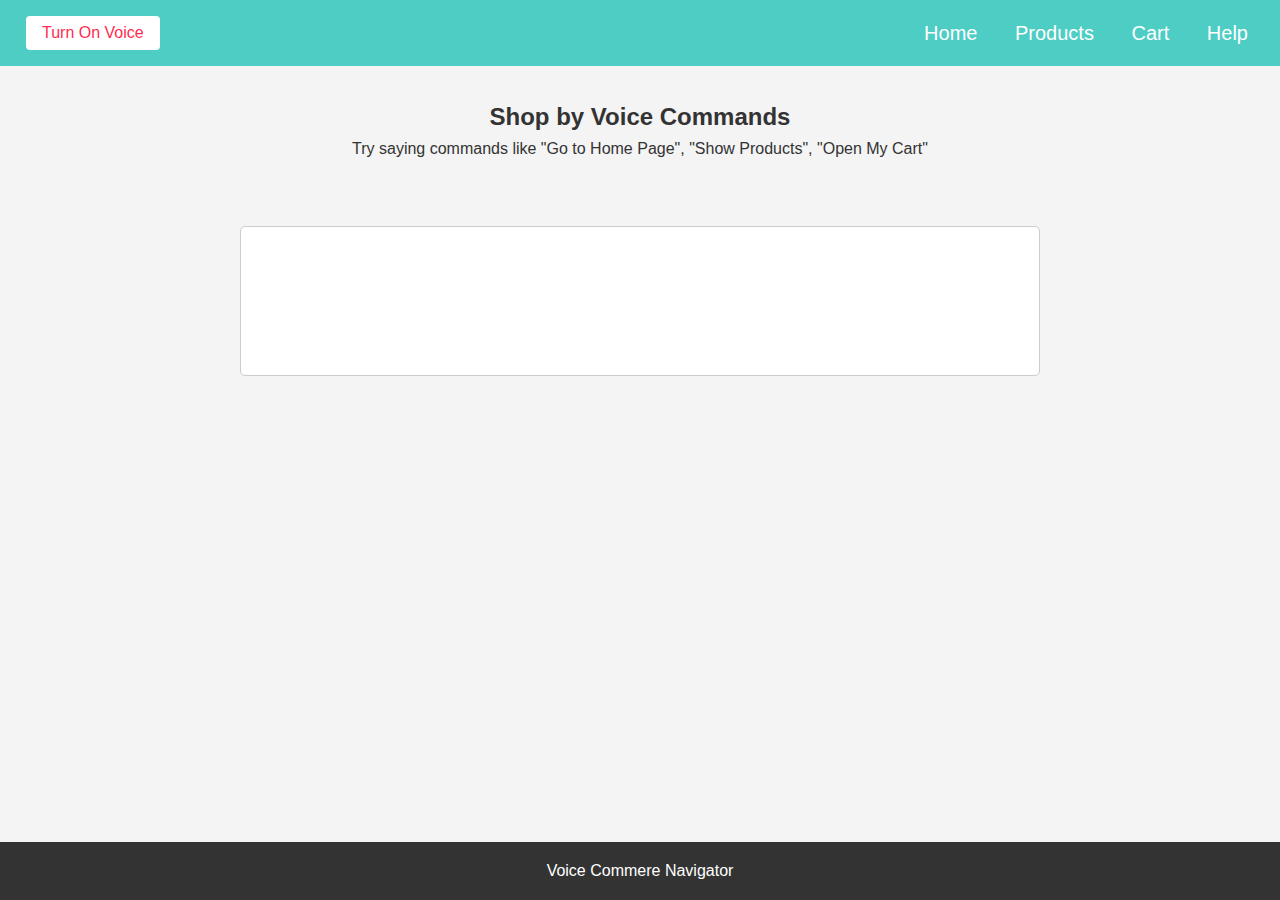
<file: index.html>
<!DOCTYPE html>
<html lang="en">
  <head>
    <meta charset="UTF-8" />
    <meta name="viewport" content="width=device-width, initial-scale=1.0" />
    <title>Voice-Activated E-Commerce</title>
    <link rel="stylesheet" href="css/style.css" />
    <link rel="icon" href="assets/images/Black-logo.png" />
  </head>
  <body>
    <header>
      <!-- Header left: Toggle button for voice recognition -->
      <div class="header-left">
        <div>
          <!-- <a href="index.html">
            <img
              src="assets/images/micro-logo-blue.png"
              alt="Logo"
              class="logo"
            />
          </a> -->
        </div>
        <button id="toggleVoiceBtn">Turn On Voice</button>
      </div>
      <!-- Header right: Navigation links -->
      <div class="header-right">
        <nav>
          <a href="index.html">Home</a>
          <a href="products.html">Products</a>
          <a href="cart.html">Cart</a>
          <a href="help.html" class="help-link">Help</a>
        </nav>
      </div>
    </header>

    <!-- Main content -->
    <main>
      <section class="hero">
        <h2>Shop by Voice Commands</h2>
        <p>
          Try saying commands like "Go to Home Page", "Show Products", "Open My
          Cart"
        </p>

        <!-- <div class="voice-commands">
          <h3>Try saying:</h3>
          <ul>
            <li>"Go to Home Page"</li>
            <li>"Show Products"</li>
            <li>"Open My Cart"</li>
          </ul>
        </div> -->
      </section>

      <!-- Container for voice recognition output -->

      <section class="voice-feedback">
        <div class="texts"></div>
      </section>
    </main>

    <footer>
      <p>Voice Commere Navigator</p>
    </footer>

    <script src="js/app.js"></script>
  </body>
</html>
</file>
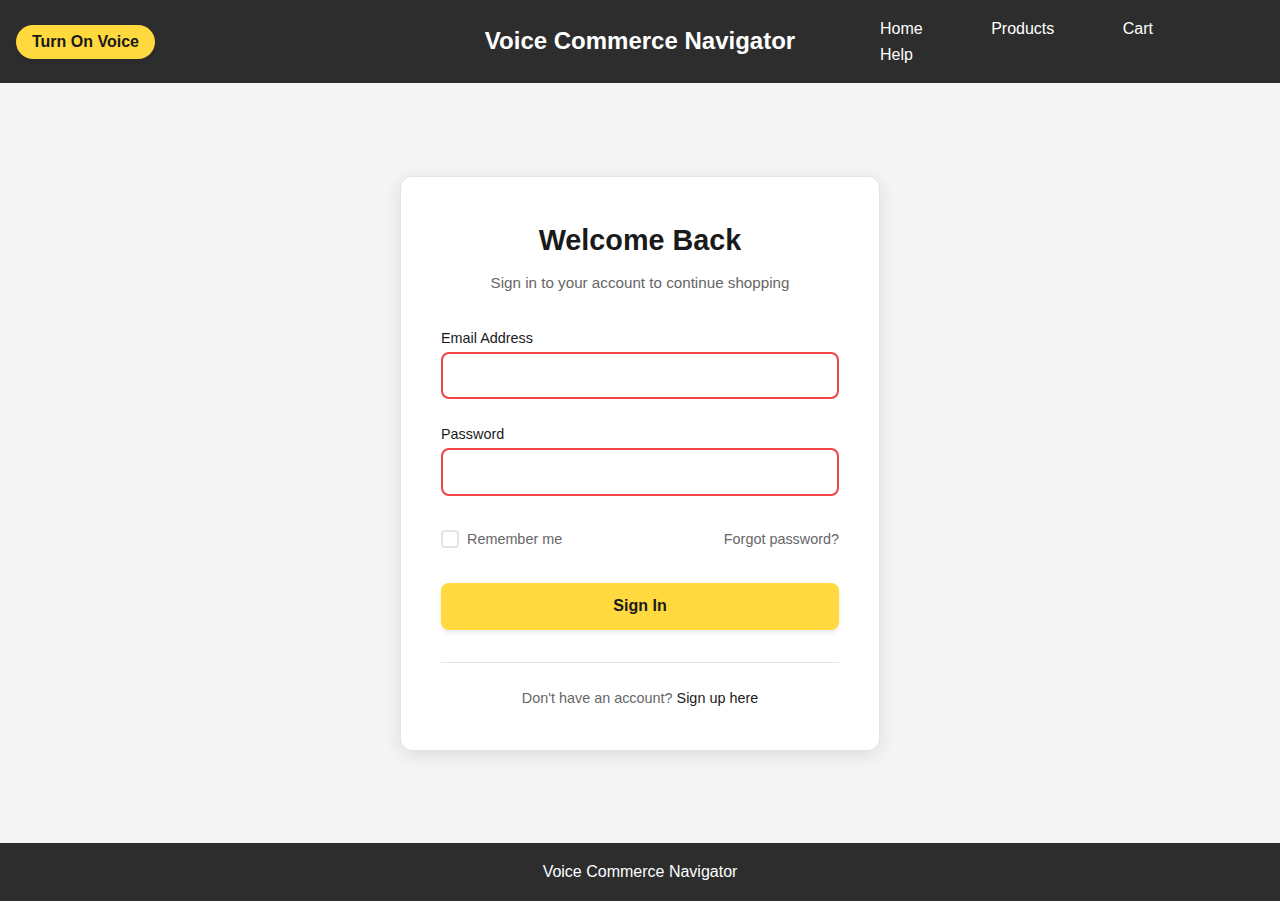
<file: login.html>
<!DOCTYPE html>
<html lang="en">
  <head>
    <meta charset="UTF-8" />
    <meta name="viewport" content="width=device-width, initial-scale=1.0" />
    <title>Login - Voice Commerce Navigator</title>
    <link rel="stylesheet" href="css/variables.css" />
    <link rel="stylesheet" href="css/auth.css" />
    <link rel="icon" href="assets/images/Black-logo.png" />
  </head>
  <body>
    <header>
      <!-- Header left: Voice toggle button -->
      <div class="header-left">
        <button id="toggleVoiceBtn">Turn On Voice</button>
      </div>

      <!-- Header center: Brand title -->
      <div class="header-center">
        <h1 class="brand-title">Voice Commerce Navigator</h1>
      </div>

      <!-- Header right: Navigation links -->
      <div class="header-right">
        <nav>
          <a href="index.html">Home</a>
          <a href="products.html">Products</a>
          <a href="cart.html">Cart</a>
          <a href="help.html">Help</a>
        </nav>
      </div>
    </header>

    <main class="auth-container">
      <div class="auth-card">
        <div class="auth-header">
          <h2>Welcome Back</h2>
          <p>Sign in to your account to continue shopping</p>
        </div>

        <form id="loginForm" class="auth-form">
          <div class="form-group">
            <label for="email">Email Address</label>
            <input type="email" id="email" name="email" required />
          </div>

          <div class="form-group">
            <label for="password">Password</label>
            <input type="password" id="password" name="password" required />
          </div>

          <div class="form-options">
            <label class="checkbox-container">
              <input type="checkbox" id="rememberMe" />
              <span class="checkmark"></span>
              Remember me
            </label>
            <a href="#" class="forgot-password">Forgot password?</a>
          </div>

          <button type="submit" class="auth-btn primary">Sign In</button>
        </form>

        <div class="auth-footer">
          <p>Don't have an account? <a href="register.html">Sign up here</a></p>
        </div>
      </div>
    </main>

    <!-- Voice feedback section -->
    <section class="voice-feedback" style="display: none">
      <div class="texts" aria-live="polite"></div>
    </section>

    <footer>
      <p>Voice Commerce Navigator</p>
    </footer>

    <script src="js/auth.js"></script>
    <script src="js/app.js"></script>
  </body>
</html>
</file>
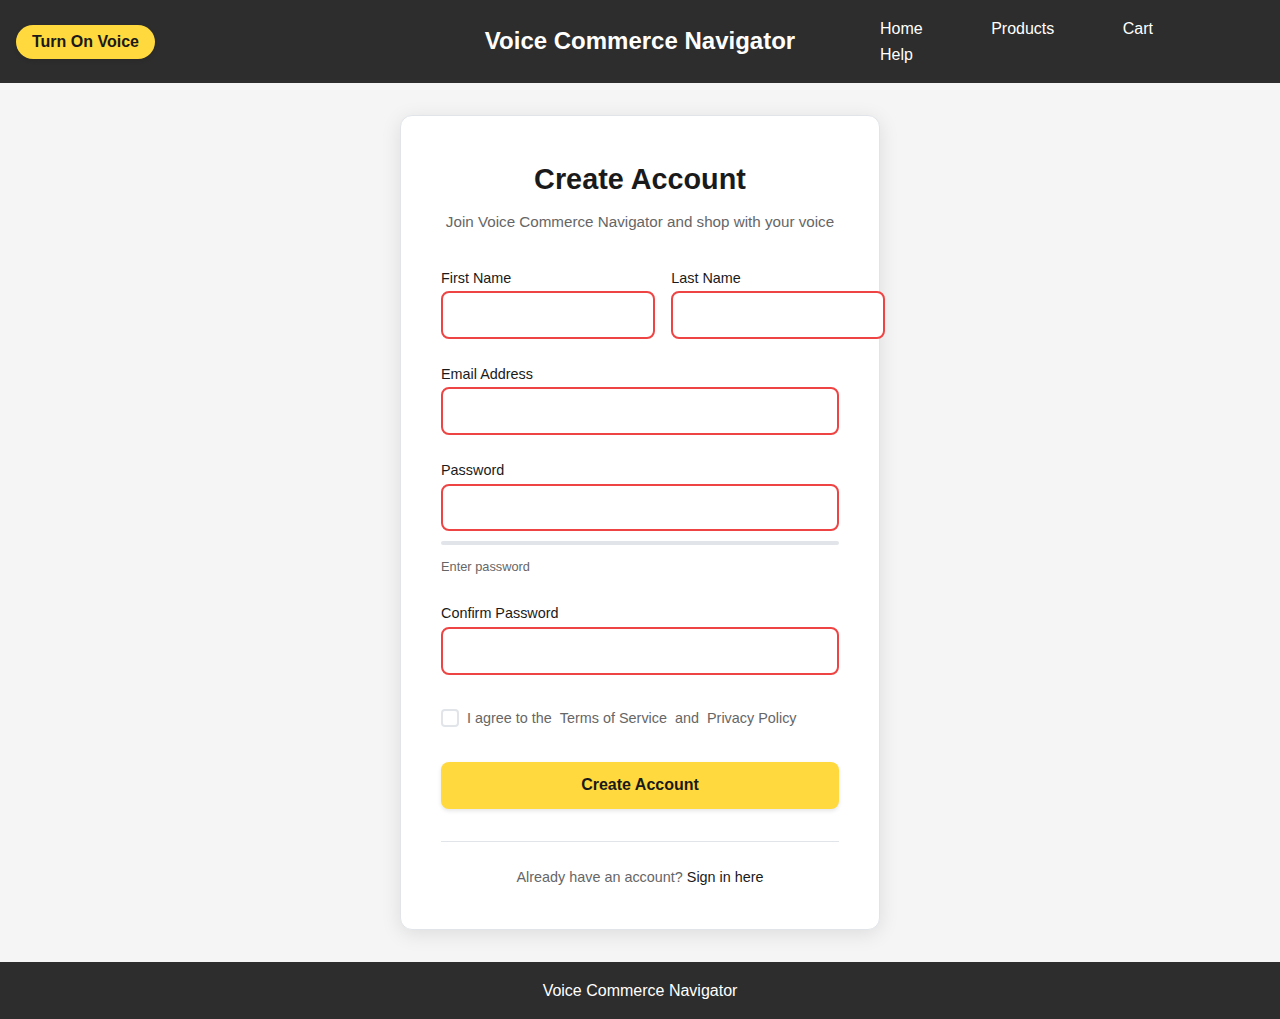
<file: register.html>
<!DOCTYPE html>
<html lang="en">
  <head>
    <meta charset="UTF-8" />
    <meta name="viewport" content="width=device-width, initial-scale=1.0" />
    <title>Register - Voice Commerce Navigator</title>
    <link rel="stylesheet" href="css/variables.css" />
    <link rel="stylesheet" href="css/auth.css" />
    <link rel="icon" href="assets/images/Black-logo.png" />
  </head>
  <body>
    <header>
      <!-- Header left: Voice toggle button -->
      <div class="header-left">
        <button id="toggleVoiceBtn">Turn On Voice</button>
      </div>

      <!-- Header center: Brand title -->
      <div class="header-center">
        <h1 class="brand-title">Voice Commerce Navigator</h1>
      </div>

      <!-- Header right: Navigation links -->
      <div class="header-right">
        <nav>
          <a href="index.html">Home</a>
          <a href="products.html">Products</a>
          <a href="cart.html">Cart</a>
          <a href="help.html">Help</a>
        </nav>
      </div>
    </header>

    <main class="auth-container">
      <div class="auth-card">
        <div class="auth-header">
          <h2>Create Account</h2>
          <p>Join Voice Commerce Navigator and shop with your voice</p>
        </div>

        <form id="registerForm" class="auth-form">
          <div class="form-row">
            <div class="form-group">
              <label for="firstName">First Name</label>
              <input type="text" id="firstName" name="firstName" required />
            </div>
            <div class="form-group">
              <label for="lastName">Last Name</label>
              <input type="text" id="lastName" name="lastName" required />
            </div>
          </div>

          <div class="form-group">
            <label for="email">Email Address</label>
            <input type="email" id="email" name="email" required />
          </div>

          <div class="form-group">
            <label for="password">Password</label>
            <input type="password" id="password" name="password" required />
            <div class="password-strength">
              <div class="strength-bar">
                <div class="strength-fill" id="strengthFill"></div>
              </div>
              <span class="strength-text" id="strengthText"
                >Enter password</span
              >
            </div>
          </div>

          <div class="form-group">
            <label for="confirmPassword">Confirm Password</label>
            <input
              type="password"
              id="confirmPassword"
              name="confirmPassword"
              required
            />
          </div>

          <div class="form-options">
            <label class="checkbox-container">
              <input type="checkbox" id="agreeTerms" required />
              <span class="checkmark"></span>
              I agree to the
              <a href="#" class="terms-link">Terms of Service</a> and
              <a href="#" class="terms-link">Privacy Policy</a>
            </label>
          </div>

          <button type="submit" class="auth-btn primary">Create Account</button>
        </form>

        <div class="auth-footer">
          <p>Already have an account? <a href="login.html">Sign in here</a></p>
        </div>
      </div>
    </main>

    <!-- Voice feedback section -->
    <section class="voice-feedback" style="display: none">
      <div class="texts" aria-live="polite"></div>
    </section>

    <footer>
      <p>Voice Commerce Navigator</p>
    </footer>

    <script src="js/auth.js"></script>
    <script src="js/app.js"></script>
  </body>
</html>
</file>
<file: css/variables.css>
:root {
  --black: #1a1a1a;
  --white: #ffffff;
  --yellow: #ffd93d;
  --dark-gray: #2d2d2d;
  --medium-gray: #666;
  --light-gray: #f5f5f5;
  --accent-yellow: #fff3b7;
}
</file>
<file: css/style.css>
/* Basic reset and global styles */
* {
  margin: 0;
  padding: 0;
  box-sizing: border-box;
}

body {
  font-family: "Inter", sans-serif;
  font-weight: 400; /* regular */
  background: #f4f4f4;
  color: #333;
  line-height: 1.6;
}

/* Header styling */
header {
  display: flex;
  justify-content: space-between;
  align-items: center;
  background-color: #4ecdc4;
  color: #fff;
  padding: 1rem;
}

.header-left .logo {
  height: 70px;
  border-radius: 10px;
}
.header-left {
  display: flex;
  align-items: center;
  column-gap: 10px;
}

#toggleVoiceBtn {
  padding: 0.5rem 1rem;
  background: #fff;
  border: none;
  color: #ff2c4f;
  cursor: pointer;
  font-size: 1rem;
  border-radius: 4px;
}

.header-right nav a {
  color: #fff;
  margin: 0 1rem;
  text-decoration: none;
}

/* Main content */
.hero {
  padding: 2rem;
  text-align: center;
}

.voice-feedback {
  background: #fff;
  margin: 2rem auto;
  padding: 1rem;
  max-width: 800px;
  border: 1px solid #ccc;
  border-radius: 5px;
  min-height: 150px;
}

/* Style for recognized text paragraphs */
.texts p {
  padding: 0.5rem;
  margin-bottom: 0.5rem;
}

.texts p.replay {
  color: green;
  font-weight: bold;
}

/* Footer */
footer {
  text-align: center;
  padding: 1rem;
  background: #333;
  color: #fff;
  position: fixed;
  bottom: 0;
  width: 100%;
}

.header-right {
  font-size: 1.25rem;
  font-weight: 500;
}
</file>
<file: css/auth.css>
@import url("variables.css");

/* Reset and base styles */
* {
  margin: 0;
  padding: 0;
  box-sizing: border-box;
}

body {
  font-family: "Inter", sans-serif;
  font-weight: 400;
  background: var(--light-gray);
  color: #333;
  line-height: 1.6;
  min-height: 100vh;
  display: flex;
  flex-direction: column;
}

/* Header styles (inherited from main styles) */
header {
  display: flex;
  justify-content: space-between;
  align-items: center;
  background-color: var(--dark-gray);
  color: #fff;
  padding: 1rem;
}

.header-left {
  display: flex;
  align-items: center;
  column-gap: 10px;
  flex: 1;
}

.header-center {
  flex: 1;
  text-align: center;
}

.brand-title {
  font-family: "Poppins", sans-serif;
  font-size: 1.5rem;
  font-weight: 600;
  color: var(--white);
  margin: 0;
}

.header-right {
  flex: 1;
  display: flex;
  justify-content: flex-end;
}

/* Voice button styles */
#toggleVoiceBtn {
  padding: 0.5rem 1rem;
  background: var(--yellow);
  border: none;
  color: var(--black);
  cursor: pointer;
  font-size: 1rem;
  font-weight: 600;
  border-radius: 25px;
  transition: all 0.3s ease;
  box-shadow: 0 2px 4px rgba(0, 0, 0, 0.1);
}

#toggleVoiceBtn:hover {
  background: #ffed4e;
  transform: translateY(-2px);
  box-shadow: 0 4px 8px rgba(0, 0, 0, 0.2);
}

#toggleVoiceBtn.listening {
  animation: yellow-pulse 1.5s infinite;
}

@keyframes yellow-pulse {
  0% {
    box-shadow: 0 0 0 0 rgba(255, 217, 61, 0.4);
  }
  70% {
    box-shadow: 0 0 0 10px rgba(255, 217, 61, 0);
  }
  100% {
    box-shadow: 0 0 0 0 rgba(255, 217, 61, 0);
  }
}

/* Navigation styles */
.header-right nav a {
  color: var(--white);
  margin: 0 1rem;
  text-decoration: none;
  padding: 0.5rem 1rem;
  border-radius: 20px;
  transition: all 0.3s ease;
  font-weight: 500;
}

.header-right nav a:hover {
  background: rgba(255, 217, 61, 0.2);
  color: var(--yellow);
  transform: translateY(-1px);
}

/* Main authentication container */
.auth-container {
  flex: 1;
  display: flex;
  justify-content: center;
  align-items: center;
  padding: 2rem 1rem;
  min-height: calc(100vh - 140px);
}

.auth-card {
  background: var(--white);
  border-radius: 12px;
  box-shadow: 0 4px 20px rgba(0, 0, 0, 0.1);
  padding: 2.5rem;
  width: 100%;
  max-width: 480px;
  border: 1px solid #e1e5e9;
}

.auth-header {
  text-align: center;
  margin-bottom: 2rem;
}

.auth-header h2 {
  font-family: "Poppins", sans-serif;
  font-size: 1.8rem;
  font-weight: 600;
  color: var(--black);
  margin-bottom: 0.5rem;
}

.auth-header p {
  color: var(--medium-gray);
  font-size: 0.95rem;
}

/* Form styles */
.auth-form {
  display: flex;
  flex-direction: column;
  gap: 1.5rem;
}

.form-row {
  display: grid;
  grid-template-columns: 1fr 1fr;
  gap: 1rem;
}

.form-group {
  display: flex;
  flex-direction: column;
  gap: 0.1rem;
}

.form-group label {
  font-weight: 500;
  color: var(--black);
  font-size: 0.9rem;
}

.form-group input {
  padding: 0.8rem 0.1rem;
  border: 2px solid #e1e5e9;
  border-radius: 8px;
  font-size: 1rem;
  transition: all 0.3s ease;
  background: var(--white);
}

.form-group input:focus {
  outline: none;
  border-color: var(--yellow);
  box-shadow: 0 0 0 3px rgba(255, 217, 61, 0.1);
}

.form-group input:invalid {
  border-color: #ef4444;
}

.form-group input:valid {
  border-color: #10b981;
}

/* Password strength indicator */
.password-strength {
  margin-top: 0.5rem;
}

.strength-bar {
  height: 4px;
  background: #e1e5e9;
  border-radius: 2px;
  overflow: hidden;
  margin-bottom: 0.5rem;
}

.strength-fill {
  height: 100%;
  background: #ef4444;
  transition: all 0.3s ease;
  width: 0%;
}

.strength-fill.weak {
  background: #ef4444;
  width: 25%;
}
.strength-fill.fair {
  background: #f59e0b;
  width: 50%;
}
.strength-fill.good {
  background: #10b981;
  width: 75%;
}
.strength-fill.strong {
  background: #059669;
  width: 100%;
}

.strength-text {
  font-size: 0.8rem;
  color: var(--medium-gray);
}

/* Form options */
.form-options {
  display: flex;
  justify-content: space-between;
  align-items: center;
  margin: 0.5rem 0;
}

.checkbox-container {
  display: flex;
  align-items: center;
  gap: 0.5rem;
  font-size: 0.9rem;
  color: var(--medium-gray);
  cursor: pointer;
  position: relative;
}

.checkbox-container input {
  position: absolute;
  opacity: 0;
  cursor: pointer;
}

.checkmark {
  width: 18px;
  height: 18px;
  border: 2px solid #e1e5e9;
  border-radius: 4px;
  position: relative;
  transition: all 0.3s ease;
}

.checkbox-container input:checked ~ .checkmark {
  background: var(--yellow);
  border-color: var(--yellow);
}

.checkbox-container input:checked ~ .checkmark:after {
  content: "";
  position: absolute;
  left: 5px;
  top: 2px;
  width: 4px;
  height: 8px;
  border: solid var(--black);
  border-width: 0 2px 2px 0;
  transform: rotate(45deg);
}

.forgot-password,
.terms-link {
  color: var(--medium-gray);
  text-decoration: none;
  font-size: 0.9rem;
  transition: color 0.3s ease;
}

.forgot-password:hover,
.terms-link:hover {
  color: var(--black);
}

/* Buttons */
.auth-btn {
  padding: 0.9rem 1.5rem;
  border: none;
  border-radius: 8px;
  font-size: 1rem;
  font-weight: 600;
  cursor: pointer;
  transition: all 0.3s ease;
  display: flex;
  align-items: center;
  justify-content: center;
  gap: 0.5rem;
  text-decoration: none;
}

.auth-btn.primary {
  background: var(--yellow);
  color: var(--black);
  box-shadow: 0 2px 4px rgba(0, 0, 0, 0.1);
}

.auth-btn.primary:hover {
  background: #ffed4e;
  transform: translateY(-1px);
  box-shadow: 0 4px 8px rgba(0, 0, 0, 0.15);
}

.auth-btn.secondary {
  background: transparent;
  color: var(--medium-gray);
  border: 2px solid #e1e5e9;
}

.auth-btn.secondary:hover {
  background: var(--light-gray);
  color: var(--black);
  border-color: var(--medium-gray);
}

.voice-icon {
  font-size: 1.1rem;
}

/* Divider */
.auth-divider {
  display: flex;
  align-items: center;
  gap: 1rem;
  margin: 1rem 0;
}

.auth-divider::before,
.auth-divider::after {
  content: "";
  flex: 1;
  height: 1px;
  background: #e1e5e9;
}

.auth-divider span {
  color: var(--medium-gray);
  font-size: 0.9rem;
}

/* Footer */
.auth-footer {
  text-align: center;
  margin-top: 2rem;
  padding-top: 1.5rem;
  border-top: 1px solid #e1e5e9;
}

.auth-footer p {
  color: var(--medium-gray);
  font-size: 0.9rem;
}

.auth-footer a {
  color: var(--black);
  text-decoration: none;
  font-weight: 500;
  transition: color 0.3s ease;
}

.auth-footer a:hover {
  color: var(--yellow);
}

/* Voice feedback */
.voice-feedback {
  background: var(--white);
  border: 2px solid var(--yellow);
  margin: 2rem auto;
  padding: 1.5rem;
  max-width: 800px;
  border-radius: 8px;
  min-height: 150px;
  box-shadow: 0 2px 10px rgba(0, 0, 0, 0.1);
}

.texts p {
  padding: 0.5rem;
  margin-bottom: 0.5rem;
}

.texts p.replay {
  color: green;
  font-weight: bold;
}

/* Footer */
footer {
  text-align: center;
  padding: 1rem;
  background: var(--dark-gray);
  color: #fff;
  margin-top: auto;
}

/* Responsive design */
@media (max-width: 768px) {
  header {
    flex-direction: column;
    gap: 1rem;
    padding: 1rem;
  }

  .header-left,
  .header-center,
  .header-right {
    flex: none;
  }

  .brand-title {
    font-size: 1.3rem;
  }

  .auth-container {
    padding: 1rem;
  }

  .auth-card {
    padding: 2rem;
  }

  .form-row {
    grid-template-columns: 1fr;
  }

  .form-options {
    flex-direction: column;
    gap: 1rem;
    align-items: flex-start;
  }

  .header-right nav {
    display: flex;
    gap: 0.5rem;
  }

  .header-right nav a {
    margin: 0 0.5rem;
    font-size: 0.9rem;
  }
}

@media (max-width: 480px) {
  .brand-title {
    font-size: 1.1rem;
  }

  .auth-header h2 {
    font-size: 1.5rem;
  }

  .auth-card {
    padding: 1.5rem;
  }

  #toggleVoiceBtn {
    padding: 0.4rem 0.8rem;
    font-size: 0.9rem;
  }

  .checkbox-container {
    font-size: 0.8rem;
  }
}
</file>
